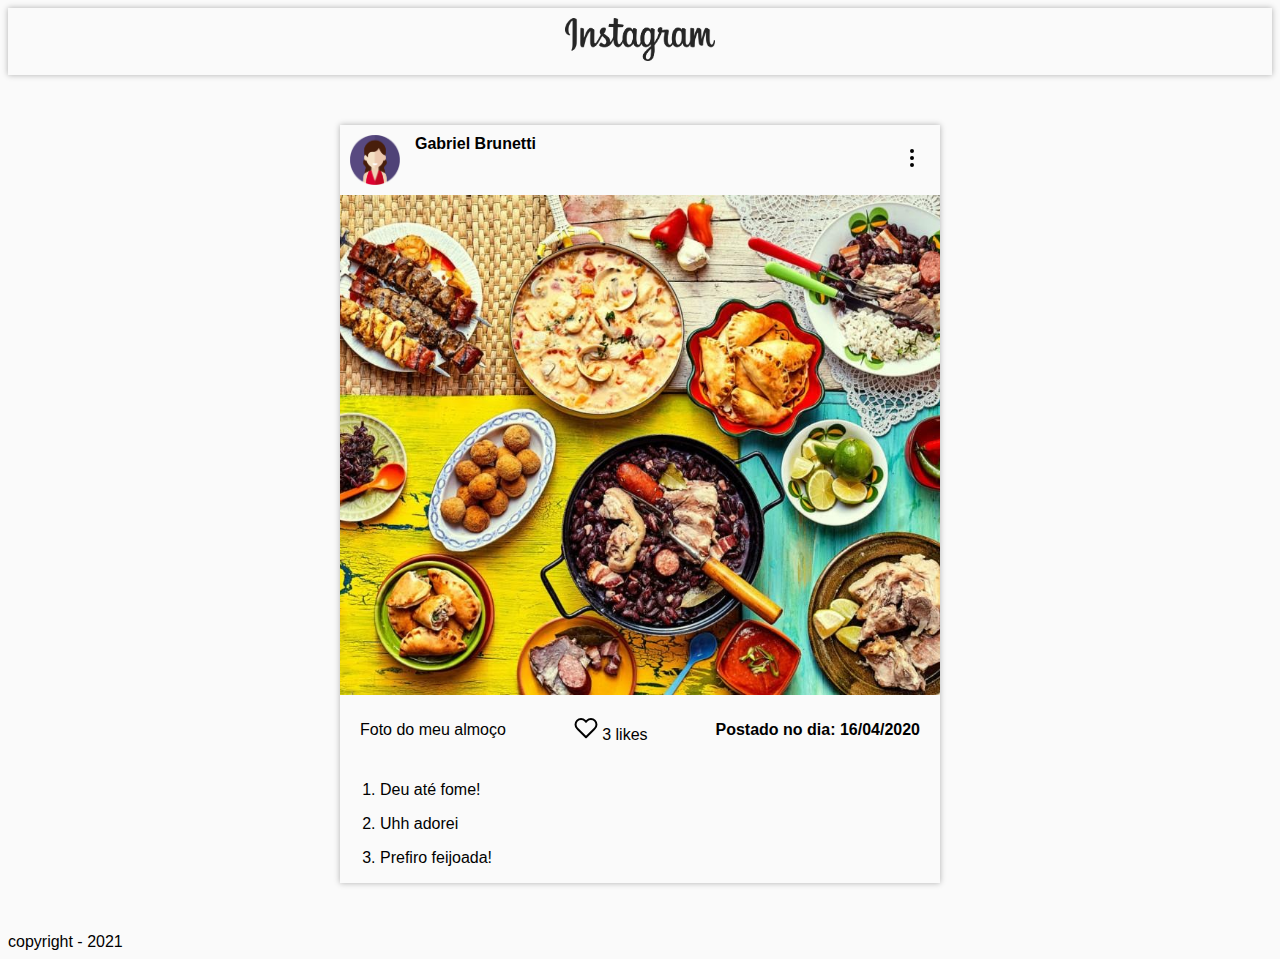
<file: index.html>
<!DOCTYPE html>
<html lang="en">

<head>
    <meta charset="UTF-8">
    <meta http-equiv="X-UA-Compatible" content="IE=edge">
    <meta name="viewport" content="width=device-width, initial-scale=1.0">
    <title>Instagram - Home</title>
    <link rel="stylesheet" href="css/style.css">
</head>

<body>
    <header>
        <img src="img/logo.png" alt="Instagram" class="logo">
    </header>
    <main>
        <article>
            <div class="post-header">
                <div class="usuario">
                    <img src="img/avatar-example.png" alt="Foto de Gabriel">
                    <strong>Gabriel Brunetti</strong>
                </div>
                <button><img src="img/icons/more-vertical.svg" alt=""></button>
            </div>
            <div class="img-principal" title="Foto da mesa do almoço" style="background-image: url('../img/publication_example.jpg');"></div>
            <div class="comentarios">
                <div class="legenda">
                    <p>Foto do meu almoço</p>
                    <div class="likes">
                        <img src="img/icons/heart.svg" alt="botão like">
                        <span>3 likes</span>
                    </div>
                    <strong class="data">Postado no dia: 16/04/2020</strong>
                </div>
                <ol>
                    <li>
                        <p>Deu até fome!</p>
                    </li>
                    <li>
                        <p>Uhh adorei</p>
                    </li>
                    <li>
                        <p>Prefiro feijoada!</p>
                    </li>
                </ol>
            </div>
        </article>
    </main>
    <footer>
        copyright - 2021
    </footer>
</body>

</html>
</file>
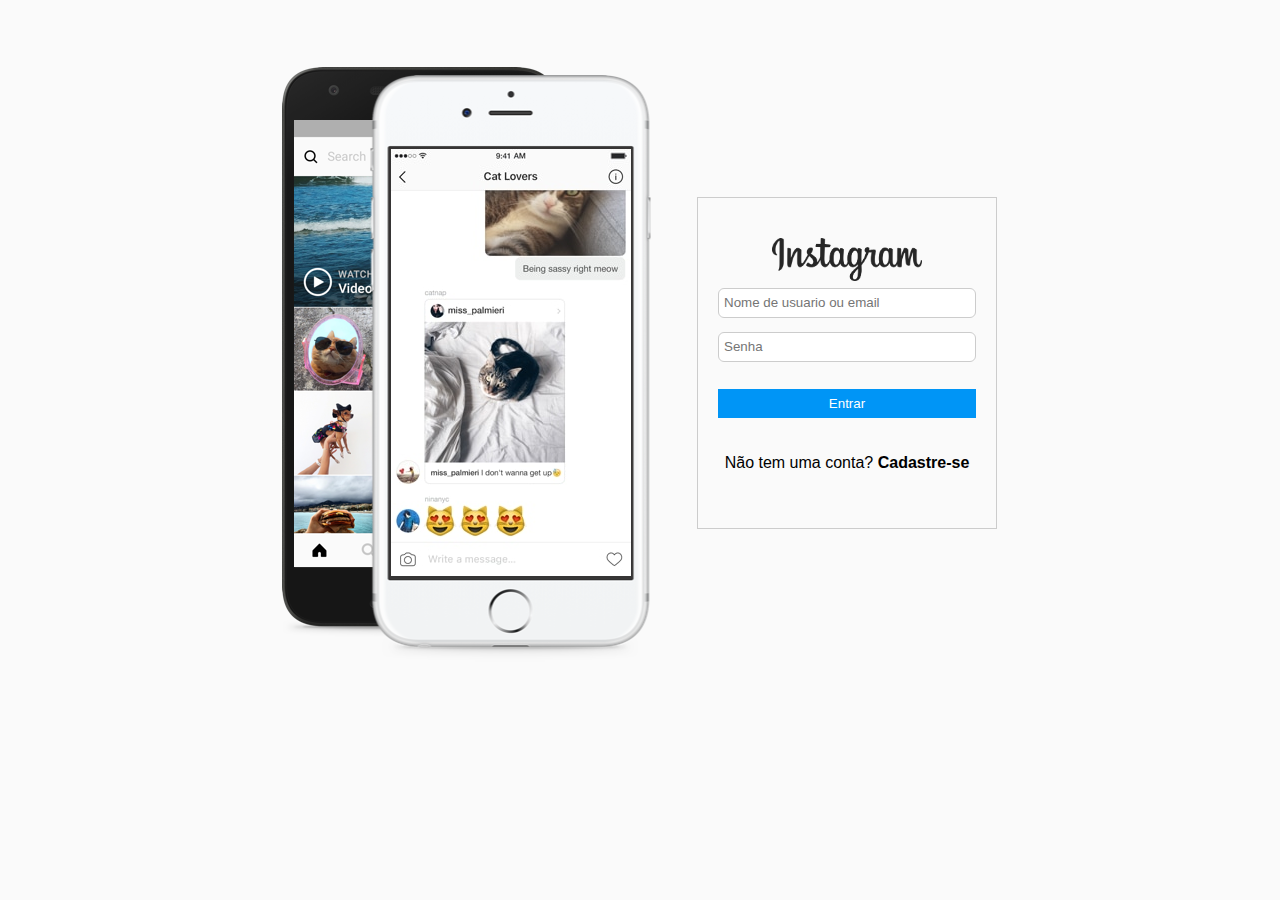
<file: login.html>
<!DOCTYPE html>
<html lang="pt-br">
<head>
    <meta charset="UTF-8">
    <meta http-equiv="X-UA-Compatible" content="IE=edge">
    <meta name="viewport" content="width=device-width, initial-scale=1.0">
    <link rel="stylesheet" href="css/style.css">
    <title>Instagram</title>
</head>
<body>
    <main>
        <div class="banner">
            <img src="img/banner-login.png" alt="Smartphones com desmonstração do instagram">
        </div>
        <div class="login">
            <img src="img/logo.png" alt="" class="logo">
            <form>
                <input type="email" name="email" id="input-email" placeholder="Nome de usuario ou email">
                <input type="password" name="senha" id="input-senha" placeholder="Senha">
                <button type="submit">Entrar</button>
            </form>
            <div class="cta-cadastro">
                <p>Não tem uma conta? <a href="registro.html">Cadastre-se</a></p>
            </div>
        </div>
    </main>
</body>
</html>
</file>
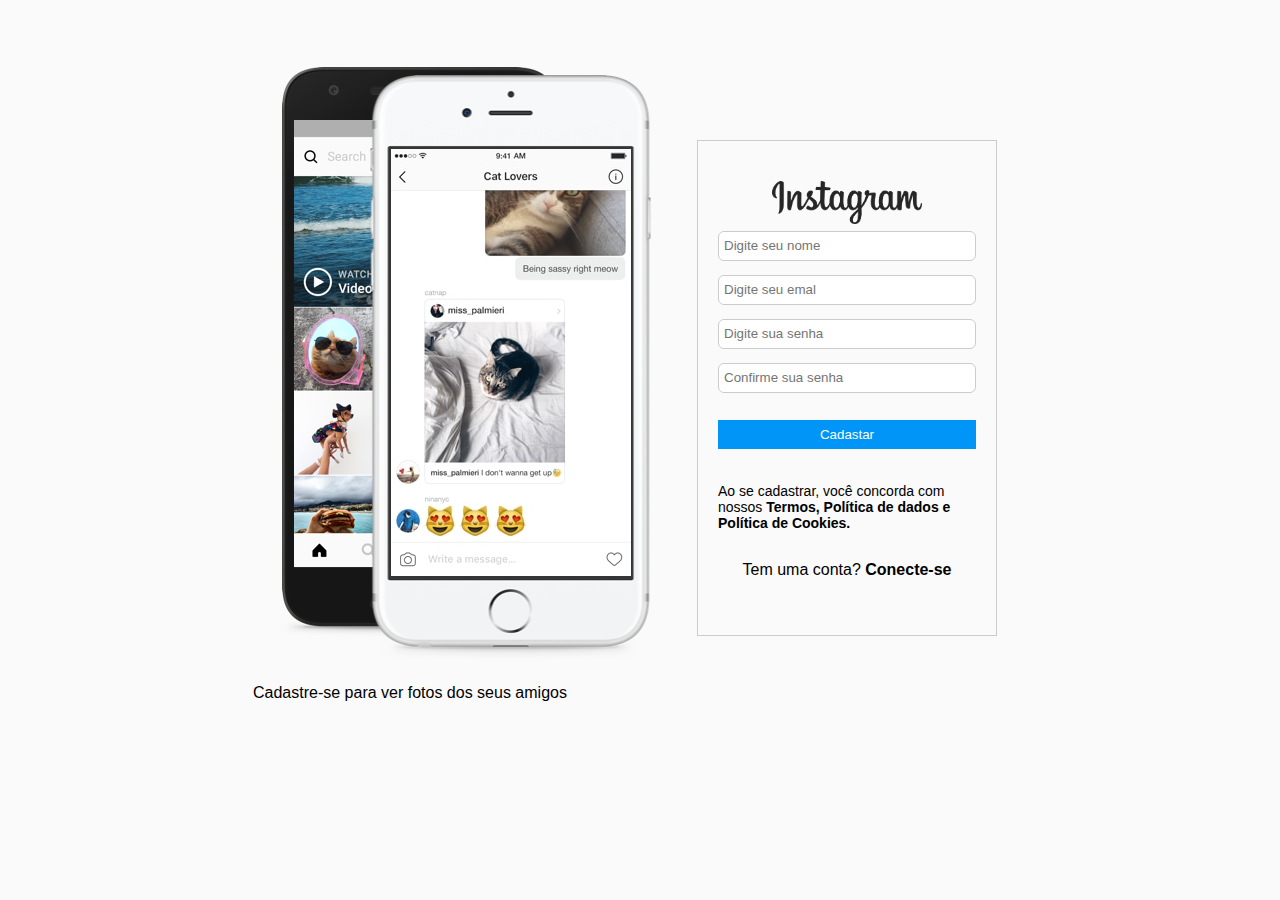
<file: registro.html>
<!DOCTYPE html>
<html lang="pt-br">
<head>
    <meta charset="UTF-8">
    <meta http-equiv="X-UA-Compatible" content="IE=edge">
    <meta name="viewport" content="width=device-width, initial-scale=1.0">
    <link rel="stylesheet" href="css/style.css">
    <title>Cadastro</title>
</head>
<body>
    <main>
        <div class="banner">
            <img src="img/banner-login.png" alt="Smartphones com desmonstração do instagram">
            <p>Cadastre-se para ver fotos dos seus amigos</p>
        </div>
        <div class="login">
            <img src="img/logo.png" alt="" class="logo">
            <form>
                <input type="text" name="nome" id="input-nome" placeholder="Digite seu nome">
                <input type="email" name="email" id="input-email" placeholder="Digite seu emal">
                <input type="password" name="senha" id="input-senha" placeholder="Digite sua senha">
                <input type="password" name="senha" id="input-senha" placeholder="Confirme sua senha">
                <button type="submit">Cadastar</button>
            </form>
            <div>
                <p class="termos">Ao se cadastrar, você concorda com nossos <a href="https://help.instagram.com/519522125107875" target="_blank">Termos, Política de dados e Política de Cookies.</a></p>
            </div>
            <div class="cta-cadastro">
                <p>Tem uma conta? <a href="login.html">Conecte-se</a></p>
            </div>
        </div>
    </main>
</body>
</html>
</file>
<file: css/style.css>
* {
    box-sizing: border-box;
}

body {
    font-family: Arial, sans-serif;
    background-color: #fafafa;
}

main {
    display: flex;
    justify-content: center;
    align-items: center;
    padding: 50px 0;
}

.logo {
    width: 150px;
}


.login {
    display: flex;
    flex-direction: column;
    align-items: center;
    width: 300px;
    border: 1px solid #ccc;
    padding: 40px 20px;
    margin: 30px;
}

.login form input {
    width: 100%;
    height: 30px;
    margin: 7px 0;
    padding: 5px;
    border-radius: 6px;
    border: 1px solid #ccc;
}

.login form button {
    background-color: #0095f6;
    color: #fff;
    padding: 7px 10px;
    margin: 20px 0;
    width: 100%;
    border: none;
    cursor: pointer;
}

.termos {
    font-size: 14px;
}

.termos a {
    color: black;
    text-decoration: none;
    font-weight: bold;
}

.cta-cadastro a {
    color: black;
    font-weight: bolder;
    text-decoration: none;
}

header {
    width: 100%;
    text-align: center;
    box-shadow: 0 0 6px rgba(0, 0, 0, 0.3);
    padding: 10px;
}

header .logo {
    width: 150px;
}

article {
    width: 600px;
    max-width: 100%;
    box-shadow: 0 0 6px rgba(0, 0, 0, 0.3);
}

article .img-principal {
    /* background-image: url('../img/publication_example.jpg'); */
    background-position: center;
    background-size: cover;
    width: 100%;
    height: 500px;
}

article .post-header {
    padding: 10px;
    display: flex;
    justify-content: space-between;
    border-radius: 5px;
}

article .post-header button {
    border: none;
    background-color: transparent;
    cursor: pointer;
}

article .post-header .usuario {
    display: flex;
}

article .post-header .usuario img {
    width: 50px;
    margin-right: 15px;
}

article .comentarios .legenda {
    display: flex;
    justify-content: space-between;
    align-items: center;
    padding: 10px 20px;
    vertical-align: center;
}
</file>
